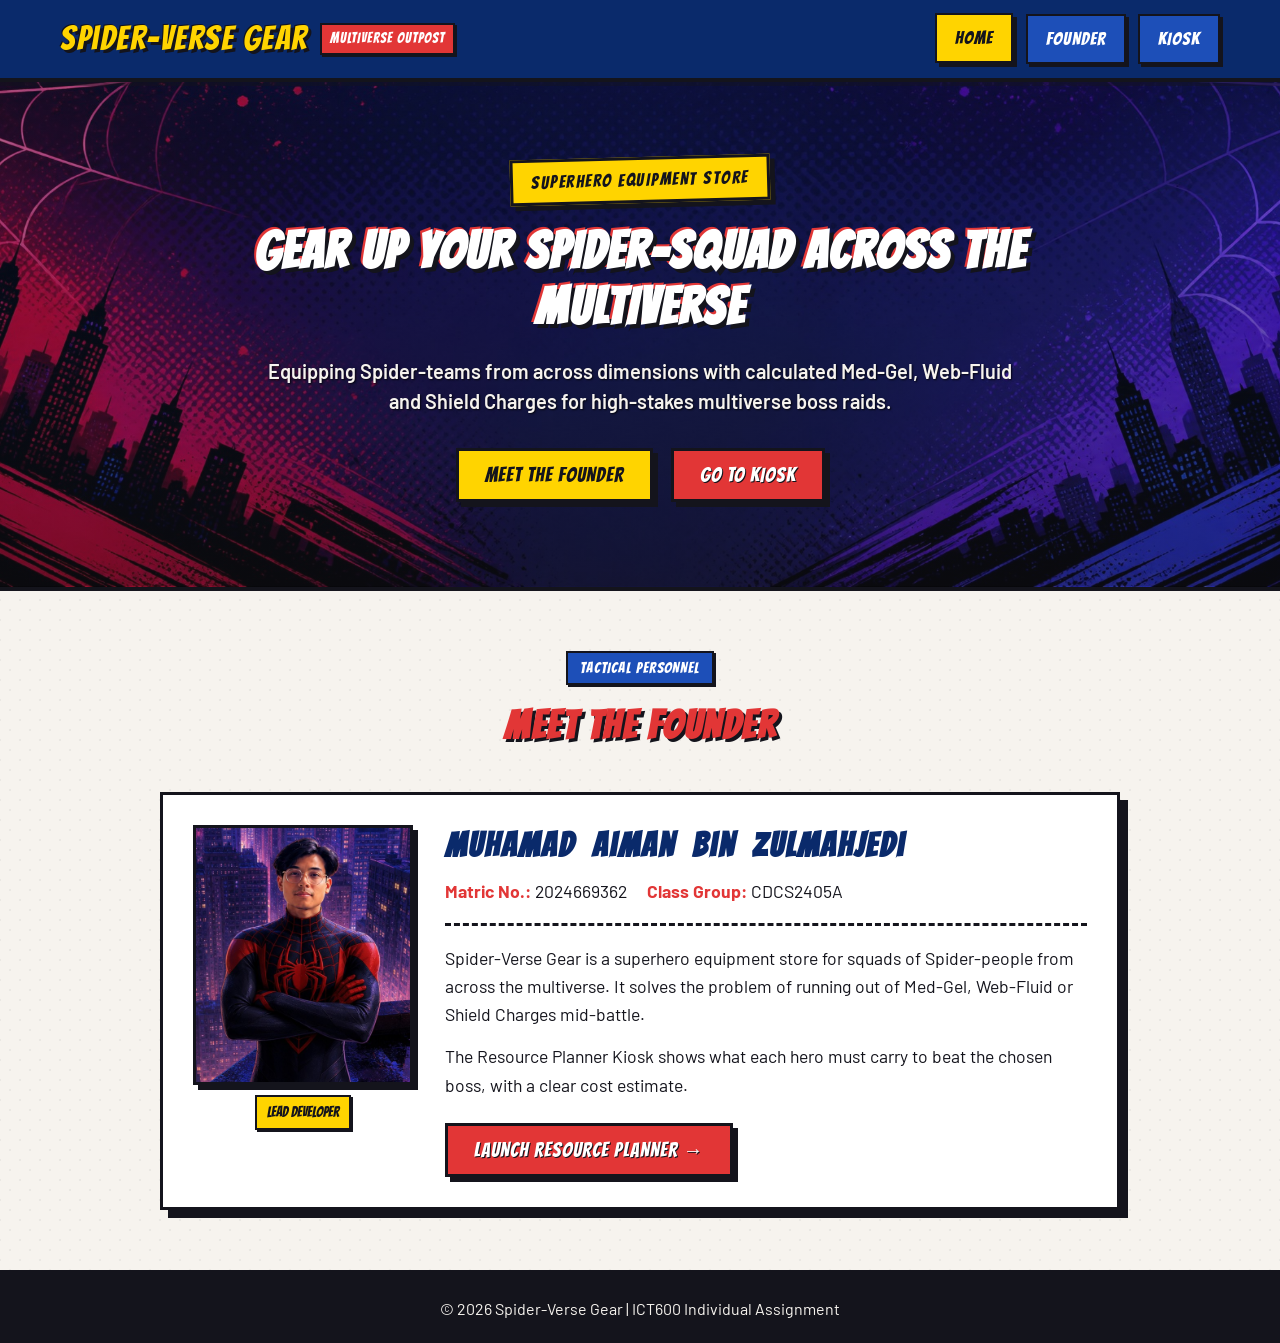
<file: index.html>
<!DOCTYPE html>
<html lang="en">
<head>
    <meta charset="UTF-8">
    <meta name="viewport" content="width=device-width, initial-scale=1.0">
    <title>Spider-Verse Gear | Superhero Equipment Store &amp; Raid Planner</title>
    <link rel="stylesheet" href="css/style.css">
</head>
<body>
    <!-- Consistent Sticky Header -->
    <header class="site-header">
        <div class="header-container">
            <div class="brand-block">
                <a href="index.html" class="brand-logo">Spider-Verse Gear</a>
                <span class="brand-badge">Multiverse Outpost</span>
            </div>
            <nav class="site-nav" aria-label="Main Navigation">
                <ul class="nav-list">
                    <li><a href="index.html" class="nav-link active">Home</a></li>
                    <li><a href="index.html#founder" class="nav-link">Founder</a></li>
                    <li><a href="kiosk.html" class="nav-link">Kiosk</a></li>
                </ul>
            </nav>
        </div>
    </header>

    <main>
        <!-- Hero Section -->
        <section id="home" class="hero-section">
            <div class="hero-container">
                <div class="hero-tagline-pill">Superhero Equipment Store</div>
                <h1 class="hero-title">Gear Up Your Spider-Squad Across the Multiverse</h1>
                <p class="hero-lead">Equipping Spider-teams from across dimensions with calculated Med-Gel, Web-Fluid and Shield Charges for high-stakes multiverse boss raids.</p>
                <div class="hero-actions">
                    <a href="#founder" class="btn btn-secondary">Meet the Founder</a>
                    <a href="kiosk.html" class="btn btn-primary">Go to Kiosk</a>
                </div>
            </div>
        </section>

        <!-- Founder Section -->
        <section id="founder" class="founder-section">
            <div class="section-container">
                <div class="comic-section-heading">
                    <span class="heading-accent">Tactical Personnel</span>
                    <h2>Meet the Founder</h2>
                </div>

                <article class="founder-card comic-card">
                    <div class="founder-layout">
                        <div class="founder-img-wrapper">
                            <img src="images/profile.jpg" alt="Muhamad Aiman Bin Zulmahjedi" class="founder-img">
                            <div class="founder-badge">Lead Developer</div>
                        </div>
                        <div class="founder-content">
                            <h3 class="founder-name">Muhamad Aiman Bin Zulmahjedi</h3>
                            <ul class="founder-meta-list">
                                <li><strong>Matric No.:</strong> 2024669362</li>
                                <li><strong>Class Group:</strong> CDCS2405A</li>
                            </ul>
                            
                            <hr class="comic-divider">

                            <div class="founder-pitch">
                                <p>Spider-Verse Gear is a superhero equipment store for squads of Spider-people from across the multiverse. It solves the problem of running out of Med-Gel, Web-Fluid or Shield Charges mid-battle.</p>
                                <p>The Resource Planner Kiosk shows what each hero must carry to beat the chosen boss, with a clear cost estimate.</p>
                            </div>

                            <div class="founder-cta-wrapper">
                                <a href="kiosk.html" class="btn btn-primary">Launch Resource Planner &rarr;</a>
                            </div>
                        </div>
                    </div>
                </article>
            </div>
        </section>
    </main>

    <!-- Consistent Footer -->
    <footer class="site-footer">
        <div class="footer-container">
            <p>&copy; 2026 Spider-Verse Gear | ICT600 Individual Assignment</p>
        </div>
    </footer>
</body>
</html>
</file>
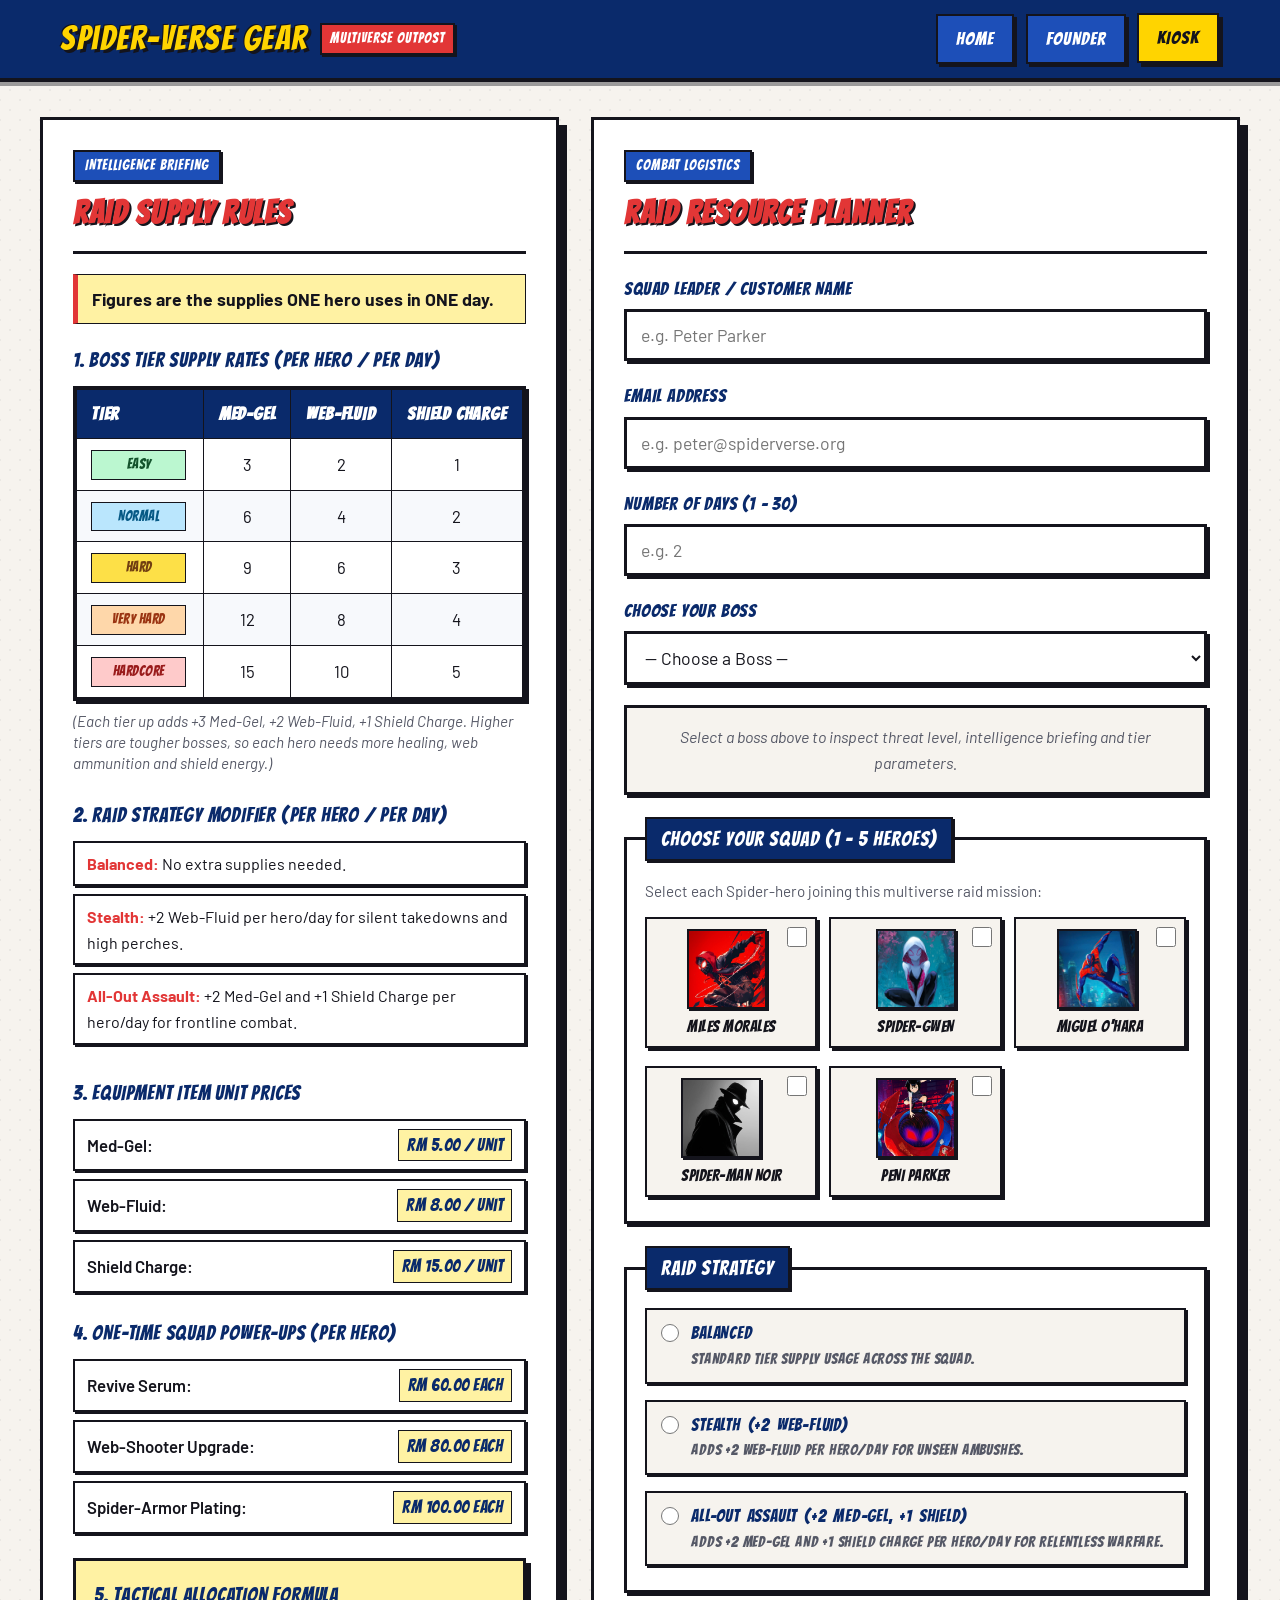
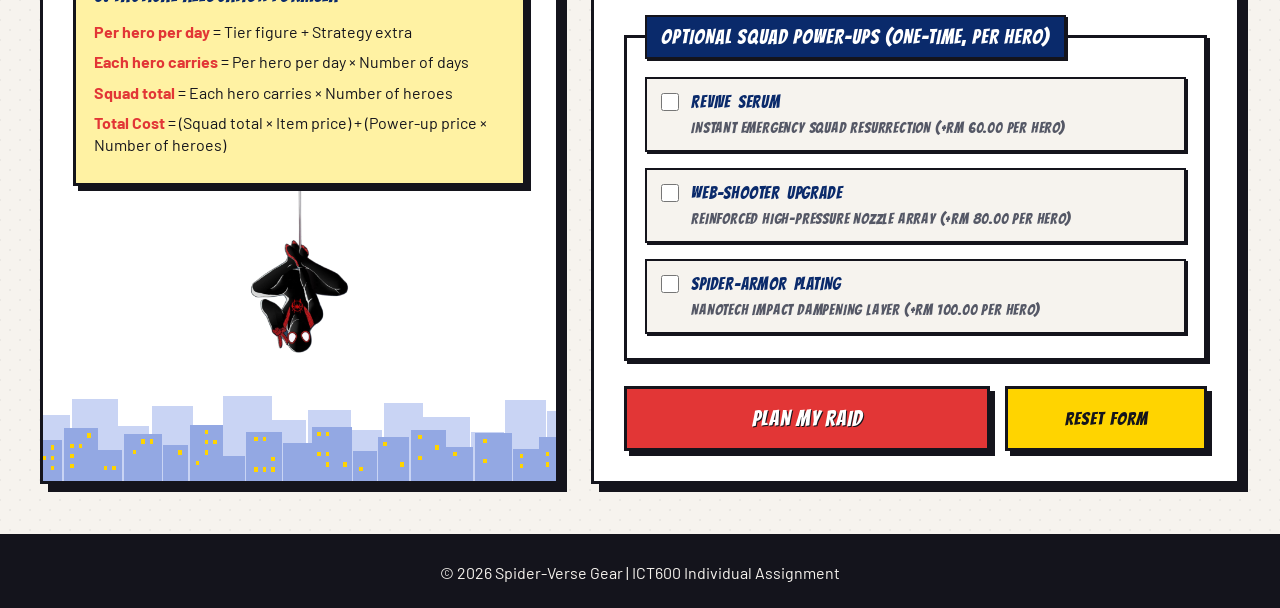
<file: kiosk.html>
<!DOCTYPE html>
<html lang="en">
<head>
    <meta charset="UTF-8">
    <meta name="viewport" content="width=device-width, initial-scale=1.0">
    <title>Spider-Verse Gear | Raid Resource Planner Kiosk</title>
    <link rel="stylesheet" href="css/style.css">
</head>
<body>
    <!-- Consistent Sticky Header -->
    <header class="site-header">
        <div class="header-container">
            <div class="brand-block">
                <a href="index.html" class="brand-logo">Spider-Verse Gear</a>
                <span class="brand-badge">Multiverse Outpost</span>
            </div>
            <nav class="site-nav" aria-label="Main Navigation">
                <ul class="nav-list">
                    <li><a href="index.html" class="nav-link">Home</a></li>
                    <li><a href="index.html#founder" class="nav-link">Founder</a></li>
                    <li><a href="kiosk.html" class="nav-link active">Kiosk</a></li>
                </ul>
            </nav>
        </div>
    </header>

    <main class="kiosk-page-container">
        <div class="kiosk-layout">
            <!-- LEFT COLUMN (DESKTOP) / SECOND ON MOBILE: Raid Supply Rules -->
            <section class="rules-card comic-card" aria-labelledby="rulesHeading">
                <div class="comic-card-header">
                    <span class="badge-tag">Intelligence Briefing</span>
                    <h2 id="rulesHeading">Raid Supply Rules</h2>
                </div>
                
                <p class="rules-intro-note"><strong>Figures are the supplies ONE hero uses in ONE day.</strong></p>

                <div class="rules-block">
                    <h3>1. Boss Tier Supply Rates (Per Hero / Per Day)</h3>
                    <div class="table-scroll-container" tabindex="0" role="region" aria-label="Boss tier supply table">
                        <table class="comic-table">
                            <thead>
                                <tr>
                                    <th scope="col">Tier</th>
                                    <th scope="col">Med-Gel</th>
                                    <th scope="col">Web-Fluid</th>
                                    <th scope="col">Shield Charge</th>
                                </tr>
                            </thead>
                            <tbody>
                                <tr>
                                    <td><span class="tier-pill tier-easy">Easy</span></td>
                                    <td>3</td>
                                    <td>2</td>
                                    <td>1</td>
                                </tr>
                                <tr>
                                    <td><span class="tier-pill tier-normal">Normal</span></td>
                                    <td>6</td>
                                    <td>4</td>
                                    <td>2</td>
                                </tr>
                                <tr>
                                    <td><span class="tier-pill tier-hard">Hard</span></td>
                                    <td>9</td>
                                    <td>6</td>
                                    <td>3</td>
                                </tr>
                                <tr>
                                    <td><span class="tier-pill tier-veryhard">Very Hard</span></td>
                                    <td>12</td>
                                    <td>8</td>
                                    <td>4</td>
                                </tr>
                                <tr>
                                    <td><span class="tier-pill tier-hardcore">Hardcore</span></td>
                                    <td>15</td>
                                    <td>10</td>
                                    <td>5</td>
                                </tr>
                            </tbody>
                        </table>
                    </div>
                    <p class="tier-scaling-note">(Each tier up adds +3 Med-Gel, +2 Web-Fluid, +1 Shield Charge. Higher tiers are tougher bosses, so each hero needs more healing, web ammunition and shield energy.)</p>
                </div>

                <div class="rules-block">
                    <h3>2. Raid Strategy Modifier (Per Hero / Per Day)</h3>
                    <ul class="comic-bullet-list">
                        <li><strong>Balanced:</strong> No extra supplies needed.</li>
                        <li><strong>Stealth:</strong> +2 Web-Fluid per hero/day for silent takedowns and high perches.</li>
                        <li><strong>All-Out Assault:</strong> +2 Med-Gel and +1 Shield Charge per hero/day for frontline combat.</li>
                    </ul>
                </div>

                <div class="rules-block">
                    <h3>3. Equipment Item Unit Prices</h3>
                    <ul class="comic-price-grid">
                        <li class="price-item">
                            <span class="price-name">Med-Gel:</span>
                            <span class="price-tag">RM 5.00 / unit</span>
                        </li>
                        <li class="price-item">
                            <span class="price-name">Web-Fluid:</span>
                            <span class="price-tag">RM 8.00 / unit</span>
                        </li>
                        <li class="price-item">
                            <span class="price-name">Shield Charge:</span>
                            <span class="price-tag">RM 15.00 / unit</span>
                        </li>
                    </ul>
                </div>

                <div class="rules-block">
                    <h3>4. One-Time Squad Power-Ups (Per Hero)</h3>
                    <ul class="comic-price-grid">
                        <li class="price-item">
                            <span class="price-name">Revive Serum:</span>
                            <span class="price-tag">RM 60.00 each</span>
                        </li>
                        <li class="price-item">
                            <span class="price-name">Web-Shooter Upgrade:</span>
                            <span class="price-tag">RM 80.00 each</span>
                        </li>
                        <li class="price-item">
                            <span class="price-name">Spider-Armor Plating:</span>
                            <span class="price-tag">RM 100.00 each</span>
                        </li>
                    </ul>
                </div>

                <div class="rules-block formula-box">
                    <h3>5. Tactical Allocation Formula</h3>
                    <ul class="formula-list">
                        <li><strong>Per hero per day</strong> = Tier figure + Strategy extra</li>
                        <li><strong>Each hero carries</strong> = Per hero per day &times; Number of days</li>
                        <li><strong>Squad total</strong> = Each hero carries &times; Number of heroes</li>
                        <li><strong>Total Cost</strong> = (Squad total &times; Item price) + (Power-up price &times; Number of heroes)</li>
                    </ul>
                </div>

                <div class="hang-mascot" aria-hidden="true"><img src="images/mascot-hang.png" alt="" height="170"></div>
                <img class="city" src="images/city.svg" alt="" aria-hidden="true">
            </section>

            <!-- RIGHT COLUMN (DESKTOP) / FIRST ON MOBILE: Form Card + Result Box -->
            <div class="kiosk-interactive-column">
                <section class="form-card comic-card" aria-labelledby="plannerHeading">
                    <div class="comic-card-header">
                        <span class="badge-tag">Combat Logistics</span>
                        <h2 id="plannerHeading">Raid Resource Planner</h2>
                    </div>

                    <form id="plannerForm" novalidate>
                        <!-- Squad Leader Name -->
                        <div class="form-field">
                            <label for="customerName">Squad Leader / Customer Name</label>
                            <input type="text" id="customerName" name="customerName" placeholder="e.g. Peter Parker" autocomplete="name" required>
                        </div>

                        <!-- Email Address -->
                        <div class="form-field">
                            <label for="customerEmail">Email Address</label>
                            <input type="email" id="customerEmail" name="customerEmail" placeholder="e.g. peter@spiderverse.org" autocomplete="email" required>
                        </div>

                        <!-- Number of Days -->
                        <div class="form-field">
                            <label for="numDays">Number of Days (1 - 30)</label>
                            <input type="number" id="numDays" name="numDays" min="1" max="30" step="1" placeholder="e.g. 2" required>
                        </div>

                        <!-- Boss Select Dropdown -->
                        <div class="form-field">
                            <label for="boss">Choose Your Boss</label>
                            <select id="boss" name="boss" required>
                                <option value="">-- Choose a Boss --</option>
                                <optgroup label="Easy Tier">
                                    <option value="shocker" data-tier="Easy" data-power="Vibro-shock gauntlets capable of blasting concrete">Shocker</option>
                                    <option value="chameleon" data-tier="Easy" data-power="Master of disguise and deceptive tactical espionage">Chameleon</option>
                                    <option value="tombstone" data-tier="Easy" data-power="Superhuman strength with near-impenetrable rock-hard skin">Tombstone</option>
                                </optgroup>
                                <optgroup label="Normal Tier">
                                    <option value="rhino" data-tier="Normal" data-power="Armored polymer suit with devastating charging strength">Rhino</option>
                                    <option value="electro" data-tier="Normal" data-power="High-voltage electrical manipulation and lightning bolts">Electro</option>
                                    <option value="mysterio" data-tier="Normal" data-power="Hypnotic holographic illusions and lethal drone arrays">Mysterio</option>
                                </optgroup>
                                <optgroup label="Hard Tier">
                                    <option value="doctor-octopus" data-tier="Hard" data-power="Four highly articulate, telescoping titanium-steel tentacles">Doctor Octopus</option>
                                    <option value="venom" data-tier="Hard" data-power="Alien symbiote grants lethal tendril assaults and regeneration">Venom</option>
                                    <option value="sandman" data-tier="Hard" data-power="Density shifting sand body that forms giant weapons and shields">Sandman</option>
                                </optgroup>
                                <optgroup label="Very Hard Tier">
                                    <option value="green-goblin" data-tier="Very Hard" data-power="Glider air strikes, pumpkin bombs and enhanced goblin serum">Green Goblin</option>
                                    <option value="carnage" data-tier="Very Hard" data-power="Psychopathic alien symbiote forming razor-sharp blade weapons">Carnage</option>
                                    <option value="kraven" data-tier="Very Hard" data-power="Apex tracking predator with mystical jungle serums and poisoned traps">Kraven the Hunter</option>
                                </optgroup>
                                <optgroup label="Hardcore Tier">
                                    <option value="morlun" data-tier="Hardcore" data-power="Mystical energy vampire who hunts Spider-people across the multiverse">Morlun</option>
                                    <option value="knull" data-tier="Hardcore" data-power="Ancient elder god of darkness and creator of all symbiotes">Knull</option>
                                    <option value="mephisto" data-tier="Hardcore" data-power="Lord of the infernal realm possessing immense reality-warping magic">Mephisto</option>
                                </optgroup>
                            </select>
                        </div>

                        <!-- Boss Live Preview Card -->
                        <div id="bossPreview" class="boss-preview-container" aria-live="polite">
                            <p class="preview-placeholder">Select a boss above to inspect threat level, intelligence briefing and tier parameters.</p>
                        </div>

                        <!-- Choose Your Squad (5 Checkbox Cards) -->
                        <fieldset class="form-fieldset">
                            <legend class="fieldset-legend">Choose Your Squad (1 - 5 heroes)</legend>
                            <p class="squad-instruction">Select each Spider-hero joining this multiverse raid mission:</p>
                            <div class="hero-checkbox-grid">
                                <!-- 1. Miles Morales -->
                                <label for="heroMiles" class="hero-choice-card">
                                    <input type="checkbox" id="heroMiles" name="heroes" value="miles" class="hero-checkbox">
                                    <div class="hero-card-content">
                                        <img src="images/heroes/miles.jpg" alt="Miles Morales" class="hero-card-img" width="100" height="100">
                                        <span class="hero-card-name">Miles Morales</span>
                                    </div>
                                </label>

                                <!-- 2. Spider-Gwen -->
                                <label for="heroGwen" class="hero-choice-card">
                                    <input type="checkbox" id="heroGwen" name="heroes" value="gwen" class="hero-checkbox">
                                    <div class="hero-card-content">
                                        <img src="images/heroes/gwen.jpg" alt="Spider-Gwen" class="hero-card-img" width="100" height="100">
                                        <span class="hero-card-name">Spider-Gwen</span>
                                    </div>
                                </label>

                                <!-- 3. Miguel O'Hara -->
                                <label for="heroMiguel" class="hero-choice-card">
                                    <input type="checkbox" id="heroMiguel" name="heroes" value="miguel" class="hero-checkbox">
                                    <div class="hero-card-content">
                                        <img src="images/heroes/miguel.jpg" alt="Miguel O'Hara" class="hero-card-img" width="100" height="100">
                                        <span class="hero-card-name">Miguel O'Hara</span>
                                    </div>
                                </label>

                                <!-- 4. Spider-Man Noir -->
                                <label for="heroNoir" class="hero-choice-card">
                                    <input type="checkbox" id="heroNoir" name="heroes" value="noir" class="hero-checkbox">
                                    <div class="hero-card-content">
                                        <img src="images/heroes/noir.jpg" alt="Spider-Man Noir" class="hero-card-img" width="100" height="100">
                                        <span class="hero-card-name">Spider-Man Noir</span>
                                    </div>
                                </label>

                                <!-- 5. Peni Parker -->
                                <label for="heroPeni" class="hero-choice-card">
                                    <input type="checkbox" id="heroPeni" name="heroes" value="peni" class="hero-checkbox">
                                    <div class="hero-card-content">
                                        <img src="images/heroes/peni.jpg" alt="Peni Parker" class="hero-card-img" width="100" height="100">
                                        <span class="hero-card-name">Peni Parker</span>
                                    </div>
                                </label>
                            </div>
                        </fieldset>

                        <!-- Raid Strategy Radio Group -->
                        <fieldset class="form-fieldset">
                            <legend class="fieldset-legend">Raid Strategy</legend>
                            <div class="comic-radio-group">
                                <label for="stratBalanced" class="radio-label-card">
                                    <input type="radio" id="stratBalanced" name="strategy" value="balanced">
                                    <span class="radio-text">
                                        <strong>Balanced</strong>
                                        <small>Standard tier supply usage across the squad.</small>
                                    </span>
                                </label>
                                <label for="stratStealth" class="radio-label-card">
                                    <input type="radio" id="stratStealth" name="strategy" value="stealth">
                                    <span class="radio-text">
                                        <strong>Stealth (+2 Web-Fluid)</strong>
                                        <small>Adds +2 Web-Fluid per hero/day for unseen ambushes.</small>
                                    </span>
                                </label>
                                <label for="stratAssault" class="radio-label-card">
                                    <input type="radio" id="stratAssault" name="strategy" value="assault">
                                    <span class="radio-text">
                                        <strong>All-Out Assault (+2 Med-Gel, +1 Shield)</strong>
                                        <small>Adds +2 Med-Gel and +1 Shield Charge per hero/day for relentless warfare.</small>
                                    </span>
                                </label>
                            </div>
                        </fieldset>

                        <!-- One-Time Squad Power-Ups Checkboxes -->
                        <fieldset class="form-fieldset">
                            <legend class="fieldset-legend">Optional Squad Power-Ups (One-time, per hero)</legend>
                            <div class="comic-checkbox-group">
                                <label for="powerupRevive" class="checkbox-label-card">
                                    <input type="checkbox" id="powerupRevive" name="powerups" value="revive">
                                    <span class="checkbox-text">
                                        <strong>Revive Serum</strong>
                                        <small>Instant emergency squad resurrection (+RM 60.00 per hero)</small>
                                    </span>
                                </label>
                                <label for="powerupWebshooter" class="checkbox-label-card">
                                    <input type="checkbox" id="powerupWebshooter" name="powerups" value="webshooter">
                                    <span class="checkbox-text">
                                        <strong>Web-Shooter Upgrade</strong>
                                        <small>Reinforced high-pressure nozzle array (+RM 80.00 per hero)</small>
                                    </span>
                                </label>
                                <label for="powerupArmor" class="checkbox-label-card">
                                    <input type="checkbox" id="powerupArmor" name="powerups" value="armor">
                                    <span class="checkbox-text">
                                        <strong>Spider-Armor Plating</strong>
                                        <small>Nanotech impact dampening layer (+RM 100.00 per hero)</small>
                                    </span>
                                </label>
                            </div>
                        </fieldset>

                        <!-- Form Actions -->
                        <div class="form-actions">
                            <button type="submit" class="btn btn-primary btn-submit">Plan My Raid</button>
                            <button type="reset" id="resetBtn" class="btn btn-secondary btn-reset">Reset Form</button>
                        </div>
                    </form>
                </section>

            </div>
        </div>

        <!-- Full-Width Result Section -->
        <section id="resultBox" class="result-box comic-card" aria-live="polite" hidden></section>
    </main>

    <!-- Consistent Footer -->
    <footer class="site-footer">
        <div class="footer-container">
            <p>&copy; 2026 Spider-Verse Gear | ICT600 Individual Assignment</p>
        </div>
    </footer>

    <!-- Script loaded strictly on kiosk.html -->
    <script src="js/script.js"></script>
</body>
</html>
</file>
<file: css/style.css>
/* Spider-Verse Gear - Stylesheet (ICT600 Individual Assignment) */
/* Spider-Man Multiverse Comic Theme */

@import url('https://fonts.googleapis.com/css2?family=Bangers&family=Barlow:ital,wght@0,400;0,600;0,700;1,400&display=swap');

/* Theme variables and color palette */
:root {
    --color-spider-red: #e23636;
    --color-spider-red-dark: #b82525;
    --color-dark-blue: #0a2a6b;
    --color-bright-blue: #1d4fb8;
    --color-comic-black: #14141c;
    --color-paper: #f6f3ee;
    --color-paper-card: #ffffff;
    --color-accent-yellow: #ffd400;
    --color-accent-yellow-light: #fff2a3;
    --color-text-main: #14141c;
    --color-text-muted: #555866;
    --color-border: #14141c;
    --comic-border-thick: 3px solid var(--color-border);
    --comic-border-heavy: 4px solid var(--color-border);
    --comic-shadow: 5px 5px 0px var(--color-border);
    --comic-shadow-sm: 3px 3px 0px var(--color-border);
    --comic-shadow-lg: 8px 8px 0px var(--color-border);
    --font-heading: 'Bangers', Impact, 'Arial Black', sans-serif;
    --font-body: 'Barlow', Arial, sans-serif;
}

/* Reset and base styles */
*,
*::before,
*::after {
    box-sizing: border-box;
    margin: 0;
    padding: 0;
}

html {
    scroll-behavior: smooth;
    scroll-padding-top: 85px; /* Offset for sticky header */
}

body {
    font-family: var(--font-body);
    font-size: 1.05rem;
    line-height: 1.6;
    color: var(--color-text-main);
    background-color: var(--color-paper);
    /* Comic paper grain texture */
    background-image: 
        radial-gradient(rgba(20, 20, 28, 0.05) 1px, transparent 0),
        radial-gradient(rgba(20, 20, 28, 0.05) 1px, var(--color-paper) 0);
    background-size: 20px 20px;
    background-position: 0 0, 10px 10px;
    min-height: 100vh;
    display: flex;
    flex-direction: column;
}

/* Visible focus outline for accessibility */
a:focus-visible,
button:focus-visible,
input:focus-visible,
select:focus-visible {
    outline: 3px solid var(--color-accent-yellow);
    outline-offset: 3px;
}

/* Reduced motion preference */
@media (prefers-reduced-motion: reduce) {
    *,
    *::before,
    *::after {
        animation-duration: 0.01ms !important;
        animation-iteration-count: 1 !important;
        transition-duration: 0.01ms !important;
        scroll-behavior: auto !important;
    }
}

/* Sticky header and navigation */
.site-header {
    position: sticky;
    top: 0;
    z-index: 1000;
    background-color: var(--color-dark-blue);
    border-bottom: var(--comic-border-heavy);
    box-shadow: 0 4px 0px rgba(20, 20, 28, 0.4);
}

.header-container {
    max-width: 1200px;
    margin: 0 auto;
    padding: 12px 20px;
    display: flex;
    justify-content: space-between;
    align-items: center;
    gap: 15px;
    flex-wrap: wrap;
}

.brand-block {
    display: flex;
    align-items: center;
    gap: 12px;
}

.brand-logo {
    font-family: var(--font-heading);
    font-size: 2.1rem;
    color: var(--color-accent-yellow);
    text-decoration: none;
    letter-spacing: 1.5px;
    text-shadow: 3px 3px 0px var(--color-comic-black), -1px -1px 0px var(--color-comic-black);
    display: inline-block;
    transition: transform 0.15s ease;
}

.brand-logo:hover {
    transform: scale(1.03) rotate(-1deg);
}

.brand-badge {
    font-family: var(--font-heading);
    font-size: 0.85rem;
    background-color: var(--color-spider-red);
    color: #ffffff;
    padding: 3px 8px;
    border: 2px solid var(--color-comic-black);
    box-shadow: 2px 2px 0px var(--color-comic-black);
    text-transform: uppercase;
    letter-spacing: 1px;
}

.nav-list {
    list-style: none;
    display: flex;
    gap: 12px;
}

.nav-link {
    font-family: var(--font-heading);
    font-size: 1.15rem;
    letter-spacing: 1px;
    text-transform: uppercase;
    text-decoration: none;
    color: #ffffff;
    background-color: var(--color-bright-blue);
    padding: 8px 18px;
    border: 2px solid var(--color-comic-black);
    box-shadow: 3px 3px 0px var(--color-comic-black);
    display: inline-block;
    transition: transform 0.1s ease, background-color 0.1s ease, box-shadow 0.1s ease;
}

.nav-link:hover {
    background-color: var(--color-spider-red);
    transform: translate(-2px, -2px);
    box-shadow: 5px 5px 0px var(--color-comic-black);
}

.nav-link.active {
    background-color: var(--color-accent-yellow);
    color: var(--color-comic-black);
    transform: translate(-1px, -1px);
    box-shadow: 4px 4px 0px var(--color-comic-black);
}

/* Page 1: Hero section */
.hero-section {
    background-color: var(--color-dark-blue);
    color: #ffffff;
    position: relative;
    overflow: hidden;
    padding: 75px 20px 85px;
    border-bottom: var(--comic-border-heavy);
    background-image: 
        linear-gradient(rgba(10, 42, 107, 0.25), rgba(20, 20, 28, 0.5)),
        url('../images/Neon-Spider-Verse-Cityscape-Banner.jpg');
    background-size: cover;
    background-position: center bottom;
    background-repeat: no-repeat;
}

.hero-container {
    max-width: 900px;
    margin: 0 auto;
    text-align: center;
    position: relative;
    z-index: 2;
}

.hero-tagline-pill {
    display: inline-block;
    font-family: var(--font-heading);
    font-size: 1.1rem;
    letter-spacing: 1.5px;
    text-transform: uppercase;
    background-color: var(--color-accent-yellow);
    color: var(--color-comic-black);
    padding: 6px 18px;
    border: var(--comic-border-thick);
    box-shadow: var(--comic-shadow);
    margin-bottom: 20px;
    transform: rotate(-1.5deg);
}

.hero-title {
    font-family: var(--font-heading);
    font-size: 3.2rem;
    line-height: 1.1;
    color: #ffffff;
    text-transform: uppercase;
    letter-spacing: 2px;
    text-shadow: 4px 4px 0px var(--color-comic-black), -2px -2px 0px var(--color-spider-red);
    margin-bottom: 20px;
}

.hero-lead {
    font-size: 1.25rem;
    font-weight: 600;
    line-height: 1.5;
    color: var(--color-paper);
    max-width: 760px;
    margin: 0 auto 32px;
    text-shadow: 1px 1px 2px rgba(0, 0, 0, 0.8);
}

.hero-actions {
    display: flex;
    justify-content: center;
    gap: 18px;
    flex-wrap: wrap;
}

/* Page 1: Founder section */
.founder-section {
    padding: 60px 20px;
    max-width: 1000px;
    margin: 0 auto;
    width: 100%;
}

.comic-section-heading {
    text-align: center;
    margin-bottom: 35px;
}

.heading-accent {
    font-family: var(--font-heading);
    font-size: 0.95rem;
    text-transform: uppercase;
    background-color: var(--color-bright-blue);
    color: #ffffff;
    padding: 3px 12px;
    border: 2px solid var(--color-comic-black);
    box-shadow: 2px 2px 0px var(--color-comic-black);
    display: inline-block;
    margin-bottom: 8px;
    letter-spacing: 1px;
}

.comic-section-heading h2 {
    font-family: var(--font-heading);
    font-size: 2.5rem;
    color: var(--color-spider-red);
    text-transform: uppercase;
    letter-spacing: 1.5px;
    text-shadow: 3px 3px 0px var(--color-comic-black);
}

.comic-card {
    background-color: var(--color-paper-card);
    border: var(--comic-border-thick);
    box-shadow: var(--comic-shadow-lg);
    padding: 30px;
    position: relative;
}

.founder-layout {
    display: flex;
    gap: 32px;
    align-items: flex-start;
}

.founder-img-wrapper {
    flex-shrink: 0;
    text-align: center;
}

.founder-img {
    width: 220px;
    height: 260px;
    object-fit: cover;
    border: var(--comic-border-thick);
    box-shadow: var(--comic-shadow);
    display: block;
    background-color: var(--color-dark-blue);
    background-image: 
        radial-gradient(var(--color-spider-red) 20%, transparent 20%),
        linear-gradient(45deg, #0a2a6b 50%, #1d4fb8 50%);
    background-size: 16px 16px, 100% 100%;
}

.founder-badge {
    margin-top: 10px;
    font-family: var(--font-heading);
    font-size: 0.9rem;
    background-color: var(--color-accent-yellow);
    color: var(--color-comic-black);
    padding: 4px 10px;
    border: 2px solid var(--color-comic-black);
    box-shadow: 2px 2px 0px var(--color-comic-black);
    text-transform: uppercase;
    display: inline-block;
}

.founder-content {
    flex: 1;
}

.founder-name {
    font-family: var(--font-heading);
    font-size: 2.1rem;
    color: var(--color-dark-blue);
    letter-spacing: 2px;
    word-spacing: 8px;
    line-height: 1.25;
    margin-bottom: 10px;
    text-shadow: none;
}

.founder-meta-list {
    list-style: none;
    display: flex;
    gap: 20px;
    flex-wrap: wrap;
    margin-bottom: 16px;
    font-size: 1.1rem;
}

.founder-meta-list li strong {
    color: var(--color-spider-red);
}

.comic-divider {
    border: none;
    border-top: 3px dashed var(--color-border);
    margin: 18px 0;
}

.founder-pitch p {
    margin-bottom: 14px;
    font-size: 1.1rem;
    line-height: 1.6;
    color: var(--color-text-main);
}

.founder-cta-wrapper {
    margin-top: 24px;
}

/* Action buttons */
.btn {
    font-family: var(--font-heading);
    font-size: 1.25rem;
    letter-spacing: 1px;
    text-transform: uppercase;
    text-decoration: none;
    padding: 12px 26px;
    border: var(--comic-border-thick);
    box-shadow: var(--comic-shadow);
    cursor: pointer;
    display: inline-block;
    text-align: center;
    line-height: 1.2;
    transition: transform 0.1s ease, box-shadow 0.1s ease, background-color 0.1s ease;
}

.btn-primary {
    background-color: var(--color-spider-red);
    color: #ffffff;
    text-shadow: 1px 1px 0px var(--color-comic-black);
}

.btn-primary:hover {
    background-color: var(--color-spider-red-dark);
    transform: translate(-2px, -2px);
    box-shadow: 7px 7px 0px var(--color-comic-black);
}

.btn-secondary {
    background-color: var(--color-accent-yellow);
    color: var(--color-comic-black);
}

.btn-secondary:hover {
    background-color: #f0c400;
    transform: translate(-2px, -2px);
    box-shadow: 7px 7px 0px var(--color-comic-black);
}

.btn:active {
    transform: translate(3px, 3px);
    box-shadow: 2px 2px 0px var(--color-comic-black);
}

/* Page 2: Kiosk layout (2 columns desktop, 1 column mobile) */
.kiosk-page-container {
    max-width: 1240px;
    width: 100%;
    margin: 35px auto 50px;
    padding: 0 20px;
    flex: 1;
}

.kiosk-layout {
    display: grid;
    grid-template-columns: 1fr 1.25fr;
    gap: 32px;
    align-items: stretch;
}

.rules-card {
    display: flex;
    flex-direction: column;
    height: 100%;
    position: relative;
    overflow: hidden;
}

.comic-card-header {
    border-bottom: var(--comic-border-thick);
    padding-bottom: 12px;
    margin-bottom: 20px;
}

.badge-tag {
    font-family: var(--font-heading);
    font-size: 0.85rem;
    background-color: var(--color-bright-blue);
    color: #ffffff;
    padding: 3px 10px;
    border: 2px solid var(--color-comic-black);
    box-shadow: 2px 2px 0px var(--color-comic-black);
    display: inline-block;
    text-transform: uppercase;
    letter-spacing: 1px;
    margin-bottom: 6px;
}

.comic-card-header h2 {
    font-family: var(--font-heading);
    font-size: 2rem;
    color: var(--color-spider-red);
    letter-spacing: 1.5px;
    text-transform: uppercase;
    text-shadow: 2px 2px 0px var(--color-comic-black);
}

/* Left column: Raid supply rules */
.rules-intro-note {
    background-color: var(--color-accent-yellow-light);
    border-left: 5px solid var(--color-spider-red);
    padding: 10px 14px;
    font-size: 1.1rem;
    color: var(--color-comic-black);
    margin-bottom: 20px;
    border-top: 1px solid var(--color-border);
    border-right: 1px solid var(--color-border);
    border-bottom: 1px solid var(--color-border);
}

.rules-block {
    margin-bottom: 24px;
}

.rules-block h3 {
    font-family: var(--font-heading);
    font-size: 1.25rem;
    font-weight: normal;
    color: var(--color-dark-blue);
    letter-spacing: 0.8px;
    margin-bottom: 10px;
    text-transform: uppercase;
    text-shadow: none;
}

/* Responsive table container */
.table-scroll-container {
    overflow-x: auto;
    border: var(--comic-border-thick);
    box-shadow: var(--comic-shadow-sm);
    margin-bottom: 10px;
    background-color: #ffffff;
}

.comic-table {
    width: 100%;
    border-collapse: collapse;
    min-width: 380px;
    text-align: left;
}

.comic-table th,
.comic-table td {
    padding: 10px 14px;
    border: 1px solid var(--color-border);
}

.comic-table th:not(:first-child),
.comic-table td:not(:first-child) {
    text-align: center;
}

.comic-table th {
    background-color: var(--color-dark-blue);
    color: #ffffff;
    font-family: var(--font-heading);
    font-size: 1.1rem;
    letter-spacing: 0.8px;
    text-transform: uppercase;
    white-space: nowrap;
}

.comic-table tbody tr:nth-child(even) {
    background-color: #f7f9fc;
}

.tier-pill {
    font-family: var(--font-heading);
    font-size: 0.85rem;
    padding: 3px 8px;
    border: 1.5px solid var(--color-comic-black);
    display: inline-block;
    text-transform: uppercase;
    text-align: center;
    letter-spacing: 0.5px;
}

.comic-table .tier-pill {
    width: 95px;
}

.tier-easy { background-color: #bbf7d0; color: #14532d; }
.tier-normal { background-color: #bae6fd; color: #075985; }
.tier-hard { background-color: #fde047; color: #713f12; }
.tier-veryhard { background-color: #fed7aa; color: #9a3412; }
.tier-hardcore { background-color: #fecaca; color: #991b1b; }

.tier-scaling-note {
    font-size: 0.95rem;
    color: var(--color-text-muted);
    font-style: italic;
    line-height: 1.4;
}

.comic-bullet-list {
    list-style: none;
    padding: 0;
}

.comic-bullet-list li {
    padding: 8px 12px;
    margin-bottom: 8px;
    background-color: #ffffff;
    border: 2px solid var(--color-border);
    box-shadow: 2px 2px 0px var(--color-border);
    font-size: 1rem;
}

.comic-bullet-list li strong {
    color: var(--color-spider-red);
}

.comic-price-grid {
    list-style: none;
    display: grid;
    grid-template-columns: 1fr;
    gap: 8px;
}

.price-item {
    display: flex;
    justify-content: space-between;
    align-items: center;
    padding: 8px 12px;
    background-color: #ffffff;
    border: 2px solid var(--color-border);
    box-shadow: 2px 2px 0px var(--color-border);
    font-weight: 600;
}

.price-tag {
    font-family: var(--font-heading);
    font-size: 1.05rem;
    font-weight: normal;
    color: var(--color-dark-blue);
    letter-spacing: 0.5px;
    background-color: var(--color-accent-yellow-light);
    padding: 2px 8px;
    border: 1px solid var(--color-border);
    text-shadow: none;
}

.formula-box {
    position: relative;
    z-index: 2;
    background-color: var(--color-accent-yellow-light);
    border: var(--comic-border-thick);
    box-shadow: var(--comic-shadow);
    padding: 18px;
    margin-bottom: 0;
}

.formula-list {
    list-style: none;
}

.formula-list li {
    margin-bottom: 8px;
    font-size: 1rem;
    line-height: 1.4;
}

.formula-list li strong {
    color: var(--color-spider-red);
}

/* Decorative hanging mascot (hangs below formula box) */
.hang-mascot {
    position: relative;
    z-index: 1;
    align-self: center;
    margin-top: -2px;
    transform-origin: 50% 0;
    animation: swing 2.6s ease-in-out infinite;
}

.hang-mascot img {
    display: block;
    height: 170px;
    width: auto;
}

@keyframes swing {
    0% {
        transform: rotate(-16deg);
    }
    50% {
        transform: rotate(16deg);
    }
    100% {
        transform: rotate(-16deg);
    }
}

/* Decorative city skyline at bottom of left card */
.city {
    position: absolute;
    left: 0;
    right: 0;
    bottom: 0;
    width: 100%;
    height: auto;
    display: block;
    z-index: 0;
    pointer-events: none;
}

@media (prefers-reduced-motion: reduce) {
    .hang-mascot {
        animation: none;
    }
}

@media (max-width: 860px) {
    .hang-mascot {
        display: none;
    }

    .city {
        display: none;
    }
}

/* Right column: Form card */
.kiosk-interactive-column {
    display: flex;
    flex-direction: column;
    gap: 28px;
    height: 100%;
}

.kiosk-interactive-column .form-card {
    height: 100%;
}

.form-field {
    margin-bottom: 20px;
}

label {
    display: block;
    font-family: var(--font-heading);
    font-size: 1.15rem;
    font-weight: normal;
    letter-spacing: 0.8px;
    color: var(--color-dark-blue);
    margin-bottom: 6px;
    text-transform: uppercase;
    text-shadow: none;
}

input[type="text"],
input[type="email"],
input[type="number"],
select {
    width: 100%;
    padding: 12px 14px;
    font-family: var(--font-body);
    font-size: 1.1rem;
    border: var(--comic-border-thick);
    box-shadow: 3px 3px 0px var(--color-border);
    background-color: #ffffff;
    color: var(--color-text-main);
    transition: transform 0.1s ease, box-shadow 0.1s ease, border-color 0.1s ease;
}

input[type="text"]:focus,
input[type="email"]:focus,
input[type="number"]:focus,
select:focus {
    border-color: var(--color-spider-red);
    box-shadow: 4px 4px 0px var(--color-border);
}

/* Boss live preview */
.boss-preview-container {
    background-color: var(--color-paper);
    border: var(--comic-border-thick);
    box-shadow: var(--comic-shadow-sm);
    padding: 16px;
    margin-bottom: 22px;
    min-height: 80px;
    display: flex;
    align-items: center;
}

.preview-placeholder {
    color: var(--color-text-muted);
    font-style: italic;
    font-size: 1rem;
    text-align: center;
    width: 100%;
}

.boss-preview-active-layout {
    display: flex;
    gap: 16px;
    align-items: center;
    width: 100%;
}

.boss-preview-img {
    width: 90px;
    height: 90px;
    object-fit: cover;
    border: 2px solid var(--color-border);
    box-shadow: 3px 3px 0px var(--color-border);
    flex-shrink: 0;
    background-color: var(--color-dark-blue);
}

.boss-preview-info h4 {
    font-family: var(--font-heading);
    font-size: 1.4rem;
    color: var(--color-spider-red);
    letter-spacing: 0.8px;
    text-transform: uppercase;
    margin-bottom: 4px;
}

.boss-preview-power {
    font-size: 0.95rem;
    color: var(--color-text-main);
    line-height: 1.4;
    margin-top: 4px;
}

/* Squad hero checkboxes */
.form-fieldset {
    border: var(--comic-border-thick);
    box-shadow: var(--comic-shadow-sm);
    padding: 18px;
    margin-bottom: 22px;
    background-color: #ffffff;
}

.fieldset-legend {
    font-family: var(--font-heading);
    font-size: 1.25rem;
    color: #ffffff;
    background-color: var(--color-dark-blue);
    padding: 4px 14px;
    border: 2px solid var(--color-comic-black);
    box-shadow: 2px 2px 0px var(--color-comic-black);
    text-transform: uppercase;
    letter-spacing: 1px;
}

.squad-instruction {
    font-size: 0.95rem;
    color: var(--color-text-muted);
    margin-bottom: 14px;
}

.hero-checkbox-grid {
    display: grid;
    grid-template-columns: repeat(auto-fit, minmax(130px, 1fr));
    gap: 12px;
}

.hero-choice-card {
    position: relative;
    border: 2px solid var(--color-border);
    box-shadow: 3px 3px 0px var(--color-border);
    background-color: var(--color-paper);
    padding: 10px;
    text-align: center;
    cursor: pointer;
    transition: transform 0.1s ease, box-shadow 0.1s ease, background-color 0.1s ease;
    display: flex;
    flex-direction: column;
    align-items: center;
}

.hero-choice-card:hover {
    background-color: var(--color-accent-yellow-light);
    transform: translate(-2px, -2px);
    box-shadow: 5px 5px 0px var(--color-border);
}

.hero-checkbox {
    position: absolute;
    top: 8px;
    right: 8px;
    width: 20px;
    height: 20px;
    accent-color: var(--color-spider-red);
    cursor: pointer;
    z-index: 2;
}

.hero-choice-card.selected {
    background-color: var(--color-accent-yellow);
    border-color: var(--color-spider-red);
    transform: translate(-1px, -1px);
    box-shadow: 4px 4px 0px var(--color-spider-red);
}

.hero-card-img {
    width: 80px;
    height: 80px;
    object-fit: cover;
    border: 2px solid var(--color-border);
    box-shadow: 2px 2px 0px var(--color-border);
    margin-bottom: 8px;
    display: block;
    background-color: var(--color-dark-blue);
}

.hero-card-name {
    font-family: var(--font-heading);
    font-size: 1rem;
    letter-spacing: 0.5px;
    color: var(--color-comic-black);
    display: block;
    line-height: 1.2;
}

/* Radio and checkbox lists */
.comic-radio-group,
.comic-checkbox-group {
    display: flex;
    flex-direction: column;
    gap: 10px;
}

.radio-label-card,
.checkbox-label-card {
    display: flex;
    align-items: flex-start;
    gap: 12px;
    padding: 10px 14px;
    background-color: var(--color-paper);
    border: 2px solid var(--color-border);
    box-shadow: 2px 2px 0px var(--color-border);
    cursor: pointer;
    transition: background-color 0.1s ease, transform 0.1s ease;
}

.radio-label-card:hover,
.checkbox-label-card:hover {
    background-color: var(--color-accent-yellow-light);
    transform: translate(-1px, -1px);
}

.radio-label-card input[type="radio"],
.checkbox-label-card input[type="checkbox"] {
    margin-top: 4px;
    width: 18px;
    height: 18px;
    accent-color: var(--color-spider-red);
    flex-shrink: 0;
}

.radio-text,
.checkbox-text {
    display: flex;
    flex-direction: column;
    font-size: 1.05rem;
}

.radio-text strong,
.checkbox-text strong {
    font-family: var(--font-heading);
    font-weight: normal;
    color: var(--color-dark-blue);
    letter-spacing: 0.8px;
    word-spacing: 3px;
    text-shadow: none;
}

.radio-text small,
.checkbox-text small {
    color: var(--color-text-muted);
    font-size: 0.95rem;
}

/* Form action buttons */
.form-actions {
    display: flex;
    gap: 15px;
    margin-top: 25px;
}

.btn-submit {
    flex: 2;
    padding: 16px;
    font-size: 1.4rem;
}

.btn-reset {
    flex: 1;
    padding: 16px;
    font-size: 1.15rem;
}

/* Image fallback placeholder */
.img-placeholder {
    display: flex;
    align-items: center;
    justify-content: center;
    background: linear-gradient(135deg, var(--color-dark-blue), var(--color-bright-blue));
    color: var(--color-accent-yellow);
    font-family: var(--font-heading);
    font-size: 2rem;
    font-weight: bold;
    border: 2px solid var(--color-border);
    box-shadow: 2px 2px 0px var(--color-border);
    text-shadow: 2px 2px 0px var(--color-comic-black);
    width: 80px;
    height: 80px;
    margin: 0 auto 8px;
    user-select: none;
}

.boss-preview-img.img-placeholder {
    width: 90px;
    height: 90px;
    font-size: 2.2rem;
    margin: 0;
}

.result-hero-chip .img-placeholder {
    width: 50px;
    height: 50px;
    font-size: 1.3rem;
    margin: 0;
}

/* Result box display */
.result-box {
    background-color: var(--color-paper-card);
    border: var(--comic-border-heavy);
    box-shadow: var(--comic-shadow-lg);
    padding: 26px;
    margin-top: 35px;
    scroll-margin-top: 100px;
}

.result-box[hidden] {
    display: none;
}

.result-placeholder-wrapper {
    text-align: center;
    padding: 30px 15px;
}

.result-placeholder-text {
    font-size: 1.15rem;
    color: var(--color-text-muted);
    font-style: italic;
}

.result-heading-wrap {
    background-color: var(--color-spider-red);
    color: #ffffff;
    border: var(--comic-border-thick);
    box-shadow: var(--comic-shadow);
    padding: 14px 20px;
    margin-bottom: 24px;
    transform: rotate(-0.5deg);
}

.result-heading-wrap h3 {
    font-family: var(--font-heading);
    font-size: 2.2rem;
    letter-spacing: 1.5px;
    text-transform: uppercase;
    text-shadow: 2px 2px 0px var(--color-comic-black), -1px -1px 0px var(--color-comic-black);
    line-height: 1.2;
}

.result-combatants-layout {
    display: grid;
    grid-template-columns: 1fr 1fr;
    gap: 20px;
    margin-bottom: 22px;
}

.result-boss-card,
.result-squad-card {
    background-color: var(--color-paper);
    border: var(--comic-border-thick);
    box-shadow: var(--comic-shadow-sm);
    padding: 14px;
}

.result-combatant-title {
    font-family: var(--font-heading);
    font-size: 1.1rem;
    font-weight: normal;
    color: var(--color-dark-blue);
    text-transform: uppercase;
    letter-spacing: 0.8px;
    margin-bottom: 10px;
    border-bottom: 2px solid var(--color-border);
    padding-bottom: 4px;
    text-shadow: none;
}

.result-boss-detail {
    display: flex;
    gap: 12px;
    align-items: center;
}

.result-boss-img {
    width: 75px;
    height: 75px;
    object-fit: cover;
    border: 2px solid var(--color-border);
    box-shadow: 2px 2px 0px var(--color-border);
    flex-shrink: 0;
    background-color: var(--color-dark-blue);
}

.result-boss-text strong {
    font-family: var(--font-heading);
    font-size: 1.2rem;
    color: var(--color-spider-red);
    display: block;
    text-transform: uppercase;
}

.result-heroes-list {
    display: flex;
    flex-wrap: wrap;
    gap: 10px;
}

.result-hero-chip {
    display: flex;
    align-items: center;
    gap: 8px;
    background-color: #ffffff;
    border: 2px solid var(--color-border);
    box-shadow: 2px 2px 0px var(--color-border);
    padding: 4px 8px;
}

.result-hero-thumb {
    width: 40px;
    height: 40px;
    object-fit: cover;
    border: 1px solid var(--color-border);
    background-color: var(--color-dark-blue);
}

.result-hero-name {
    font-family: var(--font-heading);
    font-size: 0.95rem;
    color: var(--color-comic-black);
}

.result-summary-grid {
    background-color: var(--color-accent-yellow-light);
    border: var(--comic-border-thick);
    box-shadow: var(--comic-shadow-sm);
    padding: 16px;
    margin-bottom: 24px;
    display: grid;
    grid-template-columns: repeat(3, 1fr);
    gap: 16px;
}

.result-summary-item {
    font-size: 1.05rem;
}

.result-summary-item strong {
    color: var(--color-dark-blue);
    display: block;
    font-size: 0.9rem;
    font-weight: normal;
    text-transform: uppercase;
    font-family: var(--font-heading);
    letter-spacing: 0.8px;
    text-shadow: none;
}

.result-table-wrap {
    overflow-x: auto;
    border: var(--comic-border-thick);
    box-shadow: var(--comic-shadow);
    margin-bottom: 22px;
    background-color: #ffffff;
}

.result-table {
    width: 100%;
    border-collapse: collapse;
    min-width: 520px;
    text-align: left;
}

.result-table th,
.result-table td {
    padding: 12px 14px;
    border: 1px solid var(--color-border);
}

.result-table th {
    background-color: var(--color-dark-blue);
    color: #ffffff;
    font-family: var(--font-heading);
    font-size: 1.15rem;
    letter-spacing: 0.8px;
    text-transform: uppercase;
}

.result-table tbody tr:nth-child(even) {
    background-color: #f7f9fc;
}

.result-table th:last-child,
.result-table td:last-child {
    white-space: nowrap;
}

.result-total-row {
    background-color: var(--color-accent-yellow) !important;
    border-top: 3px solid var(--color-border);
    white-space: nowrap;
}

.result-total-label {
    font-family: var(--font-heading);
    font-size: 1.35rem;
    letter-spacing: 1px;
    color: var(--color-comic-black);
    text-transform: uppercase;
    white-space: nowrap;
}

.result-total-amount {
    font-family: var(--font-heading);
    font-size: 1.5rem;
    letter-spacing: 1px;
    color: var(--color-spider-red);
    text-shadow: 1px 1px 0px var(--color-comic-black);
    white-space: nowrap;
}

.rules-applied-note {
    background-color: #ffffff;
    border-left: 5px solid var(--color-bright-blue);
    border-top: 1px solid var(--color-border);
    border-right: 1px solid var(--color-border);
    border-bottom: 1px solid var(--color-border);
    padding: 14px 18px;
    font-size: 1rem;
    color: var(--color-text-main);
    line-height: 1.5;
}

.rules-applied-note h4 {
    font-family: var(--font-heading);
    font-size: 1.15rem;
    font-weight: normal;
    color: var(--color-dark-blue);
    text-transform: uppercase;
    margin-bottom: 6px;
    letter-spacing: 0.8px;
    text-shadow: none;
}

/* Footer */
.site-footer {
    background-color: var(--color-comic-black);
    color: var(--color-paper);
    border-top: var(--comic-border-heavy);
    padding: 22px 20px;
    text-align: center;
    font-size: 1rem;
    margin-top: auto;
}

.footer-container {
    max-width: 1200px;
    margin: 0 auto;
}

/* Responsive mobile styles */
@media (max-width: 860px) {
    .hero-title {
        font-size: 2.3rem;
    }

    .kiosk-layout {
        display: flex;
        flex-direction: column;
    }

    /* Form card first, rules card second on mobile */
    .kiosk-interactive-column {
        order: 1;
        height: auto;
    }

    .rules-card {
        order: 2;
        height: auto;
    }

    .kiosk-interactive-column .form-card {
        height: auto;
    }

    .result-combatants-layout {
        grid-template-columns: 1fr;
    }

    .founder-layout {
        flex-direction: column;
        align-items: center;
        text-align: center;
    }

    .founder-meta-list {
        justify-content: center;
    }

    .form-actions {
        flex-direction: column;
    }

    .btn-submit,
    .btn-reset {
        width: 100%;
    }
}

@media (max-width: 768px) {
    .kiosk-layout {
        display: flex;
        flex-direction: column;
    }

    .result-combatants-layout {
        grid-template-columns: 1fr;
    }

    .result-summary-grid {
        grid-template-columns: 1fr;
    }
}

@media (max-width: 580px) {
    .header-container {
        flex-direction: column;
        text-align: center;
    }

    .nav-list {
        width: 100%;
        justify-content: center;
    }

    .nav-link {
        padding: 6px 12px;
        font-size: 1rem;
    }

    .hero-title {
        font-size: 1.85rem;
    }

    .hero-lead {
        font-size: 1.05rem;
    }

    .hero-actions {
        flex-direction: column;
    }

    .btn {
        width: 100%;
    }

    .comic-card {
        padding: 18px;
    }

    .hero-checkbox-grid {
        grid-template-columns: repeat(2, 1fr);
    }

    .founder-name {
        font-size: 1.7rem;
        word-spacing: 5px;
        letter-spacing: 1.5px;
    }
}
</file>
